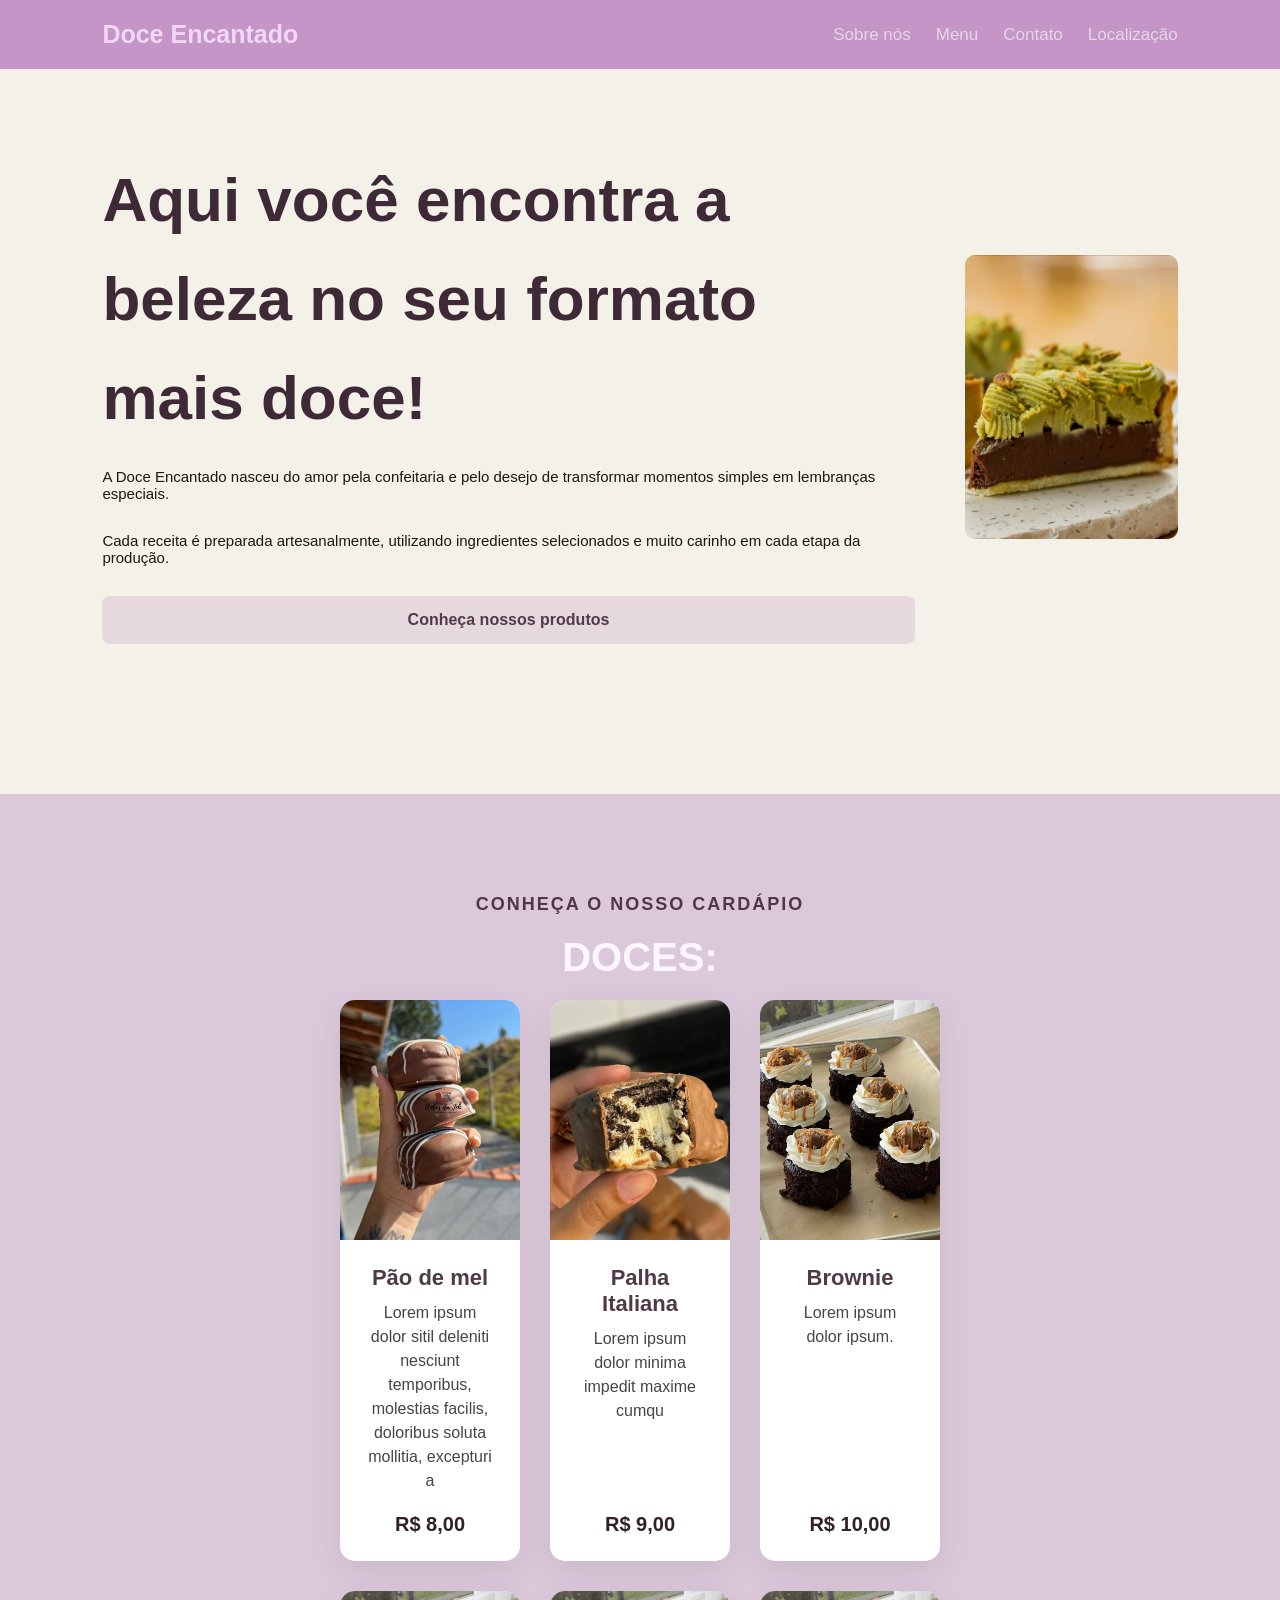
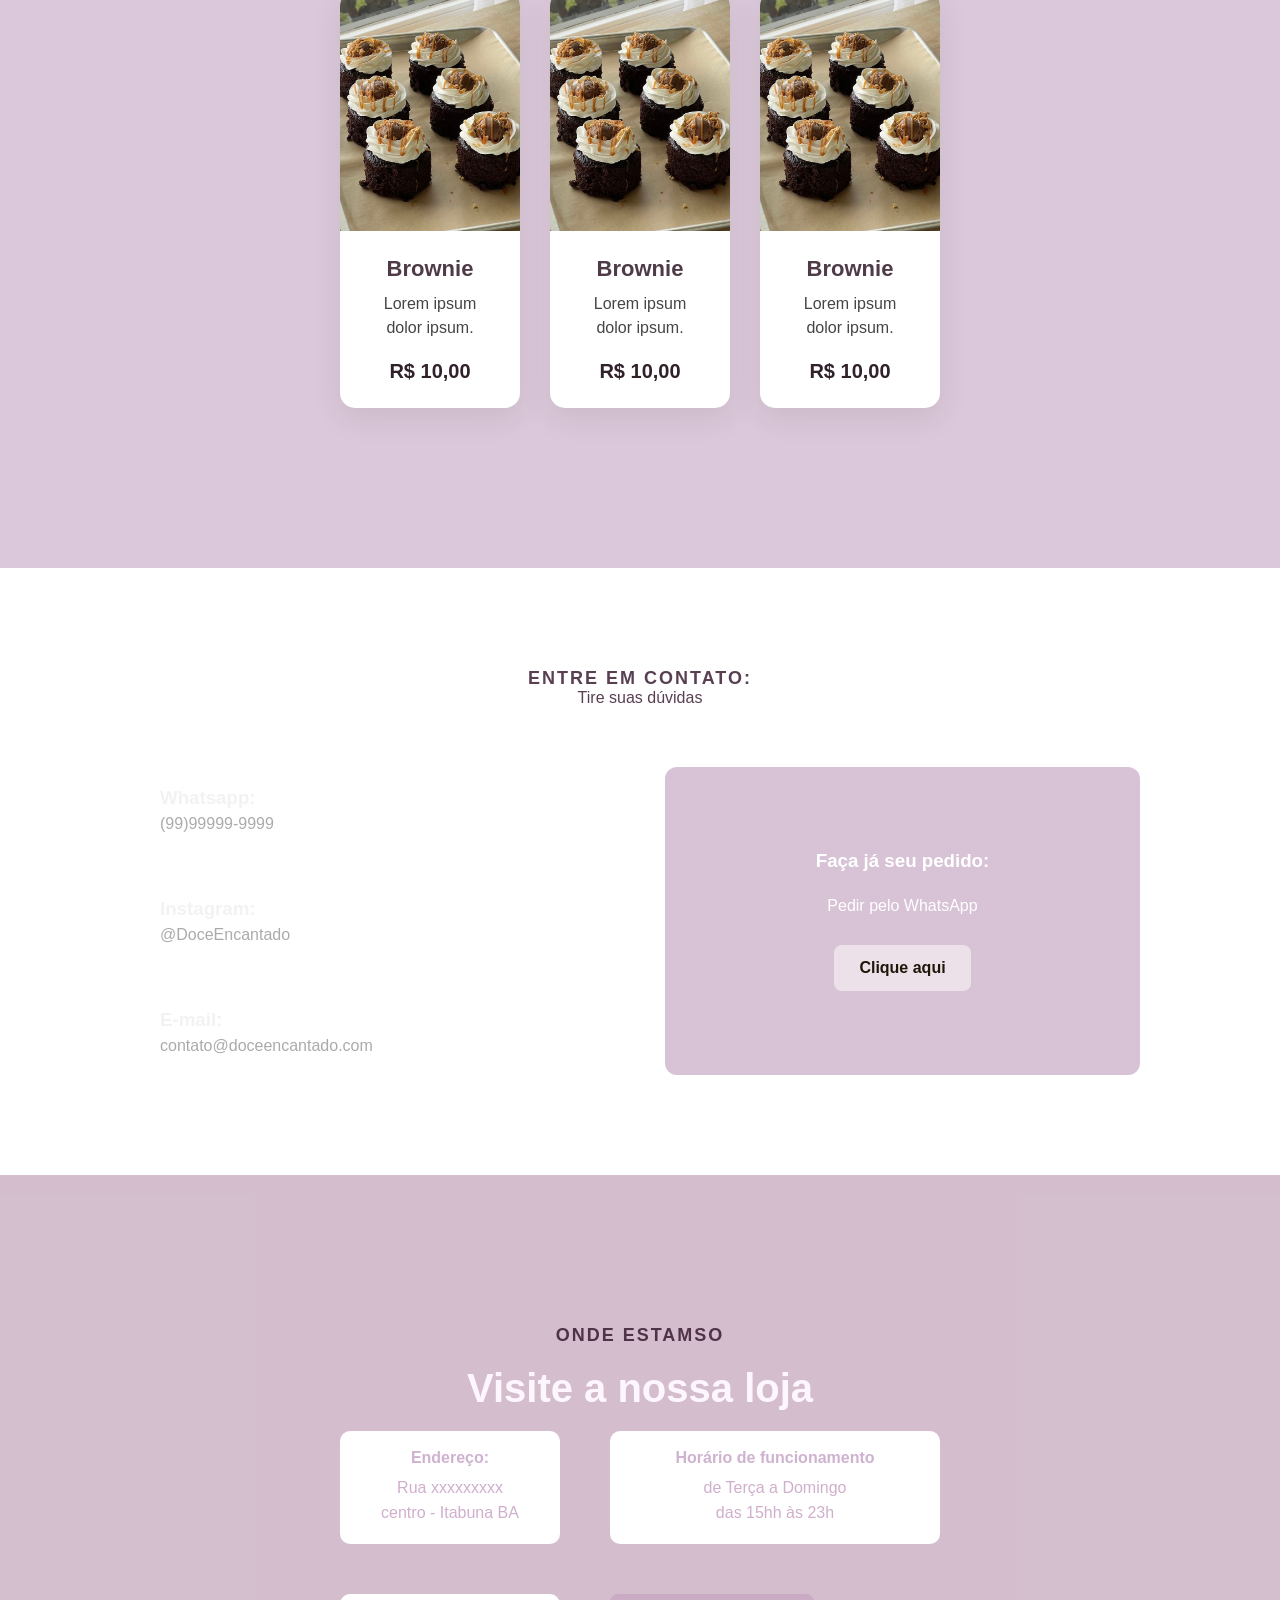
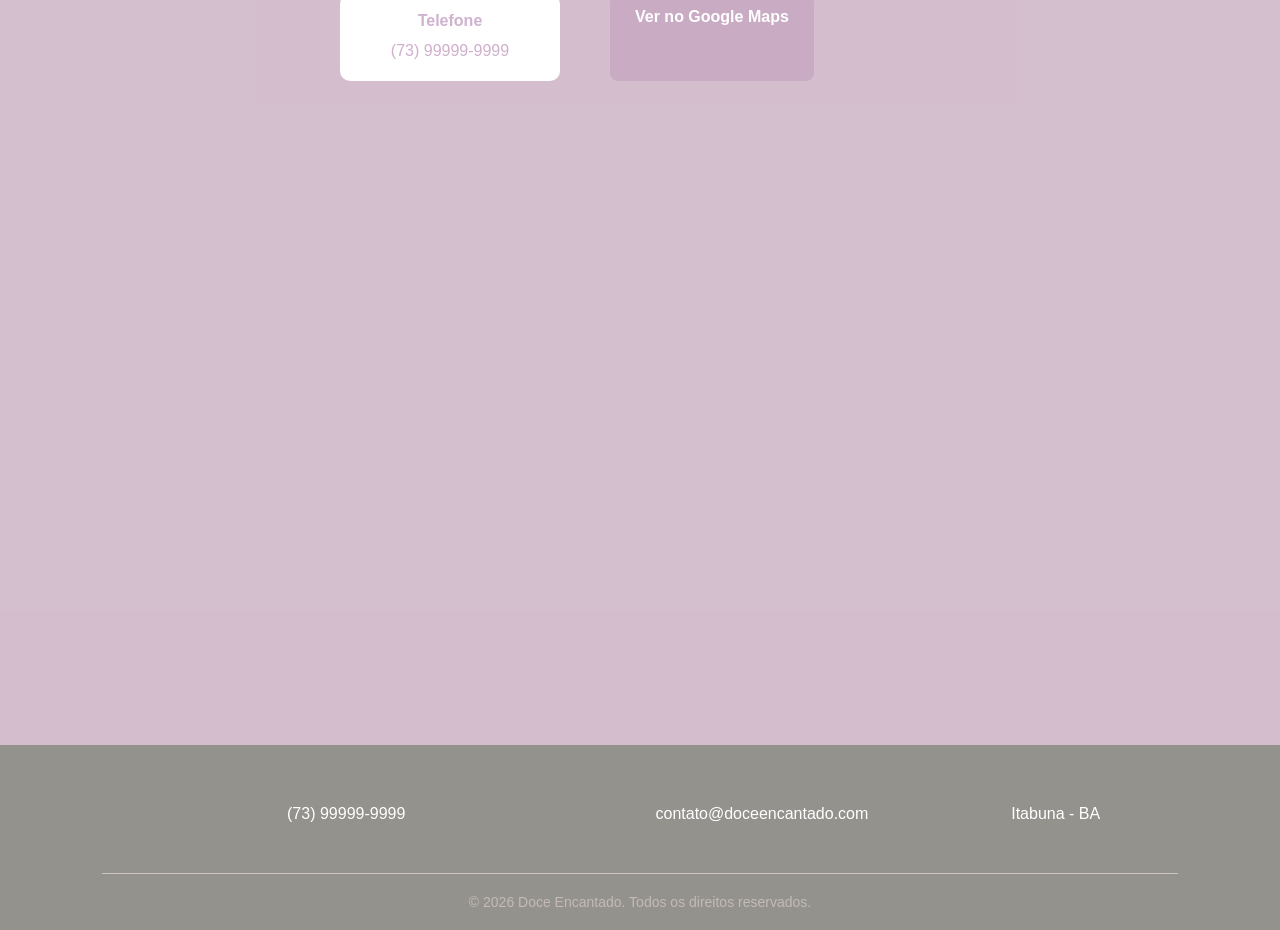
<file: index.html>
<!DOCTYPE html>
<html lang="en">

<head>
    <meta charset="UTF-8">
    <meta name="viewport" content="width=device-width, initial-scale=1.0">
    <title>Doce Encantado - Confeitaria</title>
    <link rel="stylesheet" href="css/style.css">
</head>

<body>
    <header>
        <a href="#sobre" class="logo">Doce Encantado</a>
        <nav>
            <a href="#sobre">Sobre nós</a>
            <a href="#menu">Menu</a>
            <a href="#contato">Contato</a>
            <a href="#localizacao">Localização</a>
        </nav>
    </header>
    <main>
        <section id="sobre" class="hero">
            <div class="h-content">

                <h1>Aqui você encontra a beleza no seu formato mais doce!</h1>

                <p>
                    A Doce Encantado nasceu do amor pela confeitaria
                    e pelo desejo de transformar momentos simples
                    em lembranças especiais.
                </p>

                <p>
                    Cada receita é preparada artesanalmente,
                    utilizando ingredientes selecionados e muito
                    carinho em cada etapa da produção.
                </p>

                <a href="#menu" class="h-button">Conheça nossos produtos</a>
            </div>
            <div class="h-image">
                <img src="./js/img/docePrincipal.jpg" alt="Torta de pistache com chocolate">
            </div>
        </section>


        <section id="menu" class="products">
            <div class="section-title">
                <span> CONHEÇA O NOSSO CARDÁPIO</span>

                <h2>DOCES:</h2>

                <div class="product-grid">

                    <article class="product-card">
                        <img src="js/img/paodeMel.jpg" alt="">
                        <div class="p-info">
                            <h3>Pão de mel</h3>
                            <p>Lorem ipsum dolor sitil deleniti nesciunt temporibus,
                                molestias facilis, doloribus soluta mollitia, excepturi a</p>
                            <strong>R$ 8,00</strong>
                        </div>
                    </article>

                    <article class="product-card">
                        <img src="js/img/palhaItaliana.jpg" alt="">
                        <div class="p-info">
                            <h3>Palha Italiana</h3>
                            <p>Lorem ipsum dolor minima impedit maxime cumqu</p>
                            <strong>R$ 9,00</strong>
                        </div>
                    </article>

                    <article class="product-card">
                        <img src="js/img/brownie.jpg" alt="">
                        <div class="p-info">
                            <h3>Brownie</h3>
                            <p>Lorem ipsum dolor ipsum.</p>
                            <strong>R$ 10,00</strong>
                        </div>
                    </article>
                    <article class="product-card">
                        <img src="js/img/brownie.jpg" alt="">
                        <div class="p-info">
                            <h3>Brownie</h3>
                            <p>Lorem ipsum dolor ipsum.</p>
                            <strong>R$ 10,00</strong>
                        </div>
                    </article>
                    <article class="product-card">
                        <img src="js/img/brownie.jpg" alt="">
                        <div class="p-info">
                            <h3>Brownie</h3>
                            <p>Lorem ipsum dolor ipsum.</p>
                            <strong>R$ 10,00</strong>
                        </div>
                    </article>
                    <article class="product-card">
                        <img src="js/img/brownie.jpg" alt="">
                        <div class="p-info">
                            <h3>Brownie</h3>
                            <p>Lorem ipsum dolor ipsum.</p>
                            <strong>R$ 10,00</strong>
                        </div>
                    </article>

                </div>
        </section>


        <section id="contato" class="contact">
            <div class="section-title">

                <span>ENTRE EM CONTATO:</span>

                <p>Tire suas dúvidas</p>
            </div>

            <div class="contact-content">
                <div class="contact-info">
                    <div class="contact-item">
                        <h3>Whatsapp:</h3>
                        <p>(99)99999-9999</p>
                    </div>

                    <div class="contact-item">
                        <h3>Instagram:</h3>
                        <p> @DoceEncantado </p>
                    </div>
                    <div class="contact-item">
                        <h3>E-mail:</h3>
                        <p>contato@doceencantado.com</p>
                    </div>
                </div>
                <div class="contact-message">
                    <h3>Faça já seu pedido: </h3>
                    <p>Pedir pelo WhatsApp</p>

                    <a href="https://wa.me/5587988734929?text=Olá!%20Gostaria%20de%20conhecer%20o%20cardápio%20da%20Doce%20Encantado."
                        class="contact-button" target="_blank">
                        Clique aqui
                    </a>
                </div>

            </div>
        </section>

        <section id="localizacao" class="location">
            <div class="section-title">
                <span>ONDE ESTAMSO</span>
                <h2>Visite a nossa loja</h2>

                <div class="location-content">
                    <div class="location-info">
                        <div class="location-item">
                            <strong>Endereço:</strong>
                            <p>
                                Rua xxxxxxxxx <br>
                                centro - Itabuna BA
                            </p>
                        </div>
                    </div>
                    <div class="location-item">
                        <strong>Horário de funcionamento</strong>
                        <p>
                            de Terça a Domingo<br>
                            das 15hh às 23h
                        </p>
                    </div>

                    <div class="location-item">
                        <strong>Telefone</strong>
                        <p>
                            (73) 99999-9999
                        </p>
                    </div>

                    <a href="https://www.google.com/maps/search/?api=1&query=Itabuna+BA" target="_blank"
                        class="location-button">
                        Ver no Google Maps
                    </a>
                </div>
            </div>

            <div class="map">

                <iframe src="https://www.google.com/maps?q=Itabuna%20BA&output=embed" width="100%" height="450"
                    style="border:0;" allowfullscreen="" loading="lazy">
                </iframe>

            </div>
            </div>
        </section>

        <footer>
            <div class="footer-content">
                <p>(73) 99999-9999</p>
                <p>contato@doceencantado.com</p>
                <p>Itabuna - BA</p>
            </div>
            <div class="footer-bottom">
                <p>
                    © 2026 Doce Encantado. Todos os direitos reservados.
                </p>
            </div>
        </footer>
    </main>

</body>

</html>
</file>
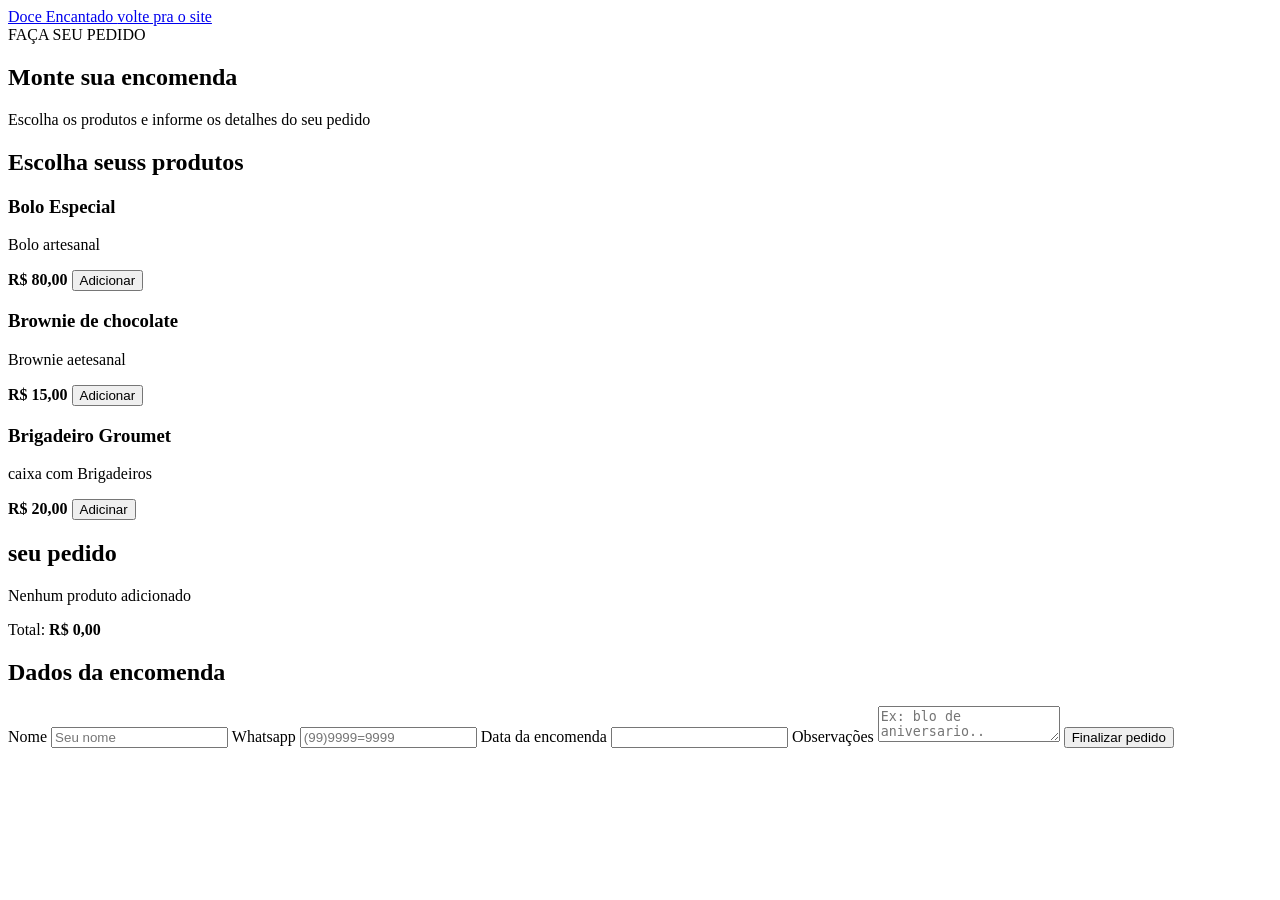
<file: pedidos.html>
<!DOCTYPE html>
<html lang="pt-BR">

<head>
    <meta charset="UTF-8">
    <meta name="viewport" content="width=device-width, initial-scale=1.0">
    <title>Pedidos - Doce Encantado</title>
</head>

<body>
    <header>
        <a href="inde.html" class="logo">
            Doce Encantado
        </a>
        <a href="index.html">
            volte pra o site
        </a>
    </header>
    <main>
        <section class="order-section">
            <div class="section-title">
                <span>FAÇA SEU PEDIDO</span>
                <h1>Monte sua encomenda</h1>
                <p>Escolha os produtos e informe os detalhes do seu pedido</p>
            </div>
            <div class="order-container">

                <div class="products">

                <h2>Escolha seuss produtos</h2>
                <div class="product-list">
                    <article class="order-product" data-name="Bolo-especial" data-price="80">
                        <h3>Bolo Especial</h3>
                        <p>Bolo artesanal</p>
                        <strong>
                            R$ 80,00
                        </strong>
                        <button class="add-product">Adicionar</button>

                    </article>

                    <article class="order-product" data-name="Brownie de chocolate" data-price="15">
                        <h3>Brownie de chocolate</h3>
                        <p>Brownie aetesanal</p>
                        <strong> R$ 15,00</strong>

                        <button class="add-product">
                            Adicionar
                        </button>
                    </article>

                    <article class="order-product" data-name="Brigadeiro gourmet" data-price="20">
                        <h3>Brigadeiro Groumet</h3>
                        <p>caixa com Brigadeiros</p>
                        <strong>R$ 20,00</strong>
                        <button class="add-product">
                            Adicinar
                        </button>

                    </article>

                </div>
            </div>

            <div class="cart">
                <h2>seu pedido</h2>
                <div id="cart-items">
                    <p>Nenhum produto adicionado</p>

                </div>

                <div class="cart-total">
                    Total:
                    <strong id="cart-total">R$ 0,00</strong>
                </div>
            </div>
        </div>
        
        <!--clientes-->
        <div class="customer-form">
            <h2>Dados da encomenda</h2>
            <label for="customer-name">Nome</label>
            <input type="text" id="customer-name" placeholder="Seu nome">
            <label for="customer-phone">Whatsapp</label>
            <input type="tel" id="customer-phone" placeholder="(99)9999=9999">
            <label for="order-date">
                Data da encomenda
            </label>
            <input type="text" id="order-date">
            <label for="order-notes">
                Observações
            </label>
            <textarea id="order-notes" placeholder="Ex: blo de aniversario.."></textarea>
            <button id="finish-order">Finalizar pedido</button>
        </div>
        </section>
    </main>

    <script src="js/pedidos.js"></script>
</body>

</html>
</file>
<file: css/style.css>
* {
    margin: 0;
    padding: 0;
    box-sizing: border-box;
    scroll-behavior: smooth;

}

body {
    background-color: rgb(244, 241, 233);
    font-family: Arial, Helvetica, sans-serif;
    color: rgb(26, 18, 8);

}

header {
    background-color: #a75db09e;
    display: flex;
    justify-content: space-between;
    align-items: center;
    padding: 20px 8%;
    position: fixed;
    top: 0;
    left: 0;
    width: 100%;
    z-index: 1000;
}

.logo {
    text-decoration: none;
    color: #f2d7f7;
    font-weight: bold;
    font-size: 25px;
}

nav {
    display: flex;
    gap: 25px;
}

nav a {
    text-decoration: none;
    color: rgba(234, 227, 237, 0.838);
    font-size: 17px;
    transition: 0.2;

}

nav a:hover {
    color: #ae54bcce;
}

.hero {
    display: flex;
    align-items: center;
    justify-content: space-between;
    gap: 50px;
    padding: 150px 8%;
    min-height: 80vh;


}

.hero-content {
    max-width: 500px;

}

.hero h1 {
    color: rgb(62, 41, 54);
    font-size: 62px;
    line-height: 1.6;

    margin-bottom: 20px;
}

.hero p {
    font-size: 15px;
    margin-bottom: 30px;
    color: #1e170a;
}

.h-button {
    display: flex;
    padding: 15px 25px;
    background-color: #ceb3c863;
    color: #311129ce;
    text-decoration: none;
    justify-content: center;
    border-radius: 8px;
    font-weight: bold;
    transform: 0.3s;
}

.h-button:hover {
    background-color: #783c6791;
    color: rgb(255, 255, 253);
}

.h-image {
    width: 40%;
}

.h-image img {
    width: 100%;
    display: block;
    border-radius: 10px;
}


.section-title span {
    color: #311129ce;
    font-size: 18px;
    font-weight: bold;
    letter-spacing: 2px;
    margin-top: 20px;
}

.section-title {
    text-align: center;
    max-width: 600px;
    margin: 0 auto 60px;
}

.section-title p {
    font-size: 16px;
    color: #311129ce;
}

.section-title h2 {
    color: #fef6fe;
    font-size: 40px;
    margin: 20px 0;
}

.products {
    padding: 100px 8%;
    background-color: #cdb2d3a2;
}

.product-grid {
    display: grid;
    grid-template-columns: repeat(3, 1fr);
    gap: 30px;
}

.product-card {
    background-color: #ffff;
    border-radius: 15px;
    overflow: hidden;
    box-shadow: 0 10px 30px rgba(45, 31, 26, 0.096);
    transition: transform 0.3s ease;
    display: flex;
    flex-direction: column;
}

.product-card:hover {
    transform: translateY(-8px);

}

.product-card img {
    width: 100%;
    height: 240px;
    object-fit: cover;
    display: block;
}

.p-info {
    padding: 25px;
    display: flex;
    flex-direction: column;
    flex: 1;

}

.p-info h3 {
    font-size: 22px;
    color: rgba(62, 41, 54, 0.916);
    margin-bottom: 10px;
}

.p-info p {
    color: #454545;
    line-height: 1.5;
    margin-bottom: 20px;
}

.p-info strong {
    font-size: 20px;
    color: #30212a;
    margin-top: auto;
}

.contact {
    padding: 100px 8%;
    background-color: #ffff;
}

.contact-content {
    display: grid;
    grid-template-columns: 1fr 1fr;
    gap: 50px;
    max-width: 1000px;
    margin: 0 auto;
}

.contact-info {
    display: flex;
    flex-direction: column;
    gap: 25px;
}

.contact-item {

    padding: 20px;
    background-color: #ffff;
    border-radius: 10px;

}

.contact-item h3 {
    color: #d1cdcd44;
    margin-bottom: 6px;

}

.contact-item p {
    color: #00000055;
}

.contact-message {
    padding: 30px;
    background-color: #c3a3c0a5;
    color: #ffffff;

    display: flex;
    border-radius: 12px;
    flex-direction: column;
    justify-content: center;
    align-items: center;
}

.contact-message h3 {
    margin-bottom: 25px;
}

.contact-button {
    display: inline-block;
    width: fit-content;
    padding: 14px 25px;
    margin-top: 30px;
    background-color: #fff9f98c;
    color: #1e170a;

    text-decoration: none;
    border-radius: 8px;
    font-weight: bold;
    transition: 0.2s;
}

.contact-button:hover {
    transform: translateY(-3px);
}

.location {

    align-items: center;
    padding: 150px 8%;
    background-color: #c3a3c0a5;
    color: #ffff;
}

.location-content {
    display: grid;
    grid-template-columns: 1fr 1.5fr;
    gap: 50px;
    max-width: 1100px;
    margin: 0 auto;
}

.location-info {
    display: flex;
    flex-direction: column;
    gap: 25px;
    justify-content: center;

}

.location-info h3 {
    font-size: 30px;
    color: #3d2922;
}

.location-item {
    padding: 18px;
    background-color: #ffffff;
    border-radius: 10px;
}

.location-item strong {
    display: block;
    margin-bottom: 8px;
    color: #cfb2cf;
}

.location-item p {
    color: #cfafcc;
    line-height: 1.6;
}

.location-button {
    display: inline-block;
    width: fit-content;
    padding: 14px 25px;
    background-color: #c3a3c0a5;
    color: #ffffff;
    text-decoration: none;
    border-radius: 8px;
    font-weight: bold;
    transition: 0.3s;
}

.location-button:hover {
    background-color: #6f3828;
    transform: translateY(-3px);
}


footer {
    padding: 60px 8% 20px;
    text-align: center;
    background-color: rgba(0, 0, 0, 0.397);
    color: rgb(255, 255, 255);
}

.footer-content {
    display: grid;
    grid-template-columns: 2fr 1fr 1fr;
    gap: 50px;
    max-width: 1200px;
    margin: 0 auto 50px;
}

.footer-bottom {
    padding-top: 20px;
    border-top: 1px solid rgba(228, 215, 215, 0.733);
    text-align: center;
}

.footer-bottom p {
    color: #c5bab5;
    font-size: 14px;
}


@media(max-width: 900px) {
    .hero {
        gap: 40px;
    }

    .hero-content {
        width: 50%;
    }

    .hero-image {
        width: 50%;
    }

    .hero h1 {
        font-size: 40px;
    }

    .product-grid {
        grid-template-columns: repeat(2, 1fr);
    }
}

@media(max-width: 600px) {
    header {
        flex-direction: column;
        gap: 20px;
    }

    nav {
        flex-wrap: wrap;
        justify-content: center;
    }

    .hero {
        flex-direction: column;
        text-align: center;

    }

    .h-image {
        width: 100%;
    }

    .h-content {
        max-width: 100%;
    }

    .contact-content {
        grid-template-columns: 1fr;
    }

    .footer-content {
        grid-template-columns: 1fr;

        text-align: center;
    }


    .footer-contact {
        align-items: center;
    }
}
</file>
